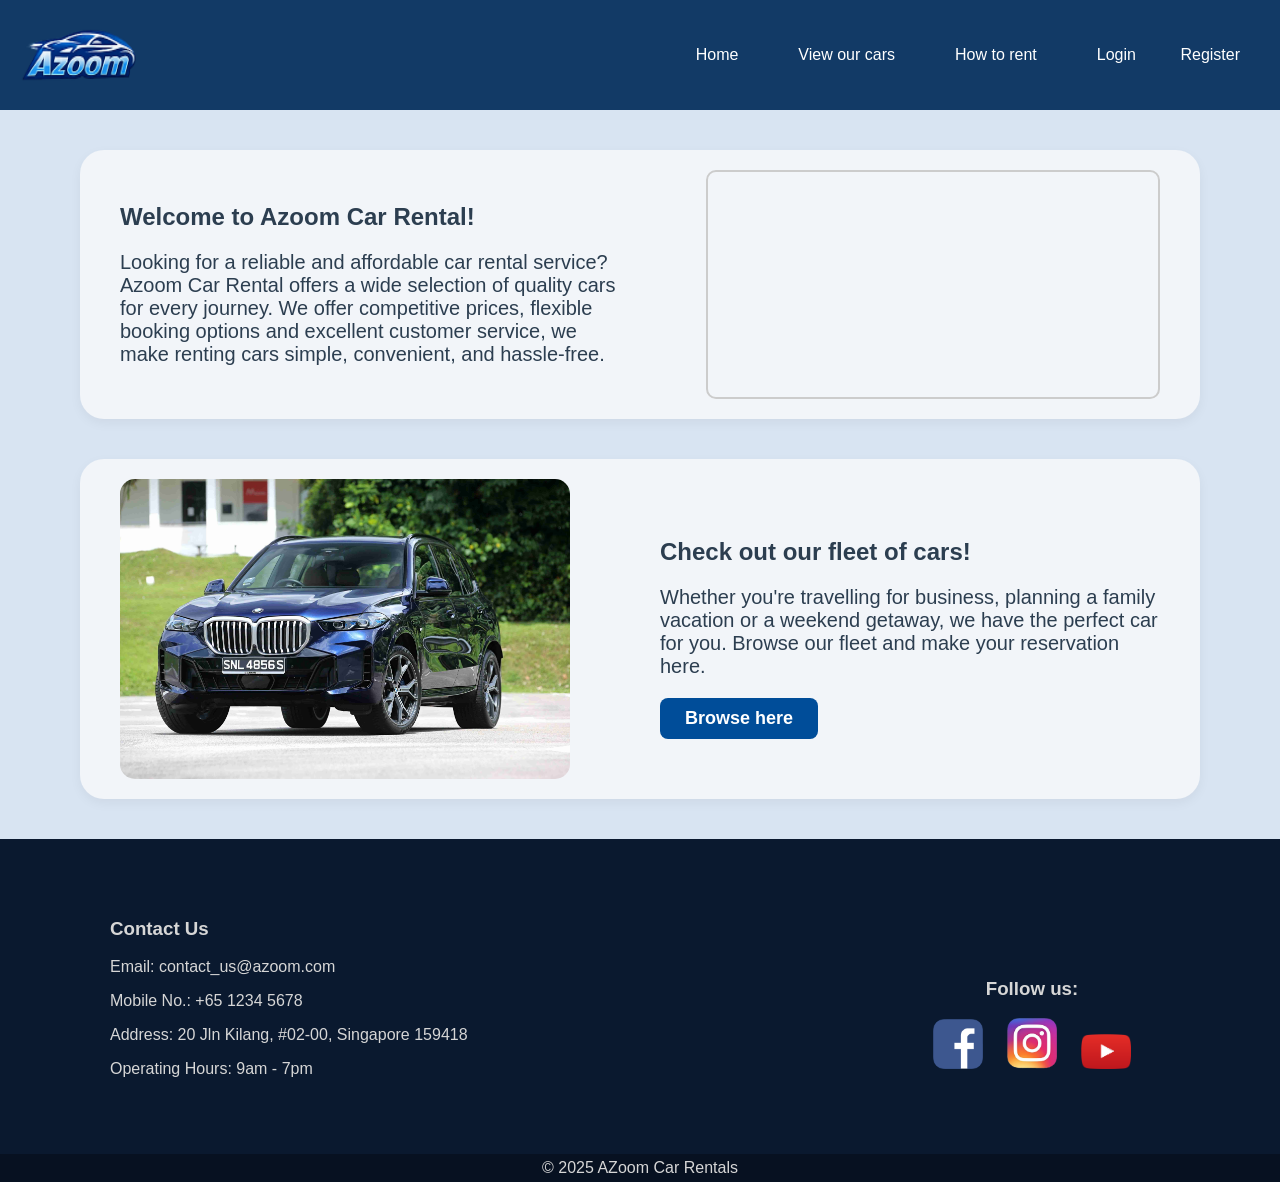
<file: index.html>
<!DOCTYPE html>
<html lang="en">
<head>
  <meta charset="UTF-8">
  <title>AZoom Car Rentals</title>
  <link rel="stylesheet" href="styles.css">
  <script src="homescript.js" defer></script>

</head>
<body>
  <!-- Header -->
  <header>
    <nav>
      <a href="index.html" class = "logo"><img  src="media/Azoom.png" alt="Azoom Car Rentals"></a>
      <a href="index.html" class="button-header">Home</a>
      <a href="cars.html" class="button-header">View our cars</a>
      <a href="howtorent.html" class="button-header">How to rent</a>
      <div id="loginbuttons">

      </div>
    </nav>
  </header>

  <!-- Main Content -->
  <main>
    <section>
      <div class="homebox">
        <div class="intro">
          <div class="homebox-text">
            <h1>Welcome to Azoom Car Rental!</h1>
            <p style="font-size: 20px;">
              Looking for a reliable and affordable car rental service? Azoom Car Rental offers a wide selection 
              of quality cars for every journey. We offer competitive prices, flexible booking options and 
              excellent customer service, we make renting cars simple, convenient, and hassle-free. 
            </p>
          </div>
          <div class="homebox-video">
            <video width="400" autoplay muted loop>
              <source src="media/promo.mp4" type="video/mp4">
              Your browser does not support the video tag.
            </video>
          </div>
        </div>
      </div>
      <div class="homebox">
        <div class="intro">
          <div class="homebox-image slideshow" width="400">
              <img id="img1" src="media/BMW.png" class="active" alt="Car">
              <img id="img2" src="media/Sedan.png" alt="Car">
          </div>
          <div class="homebox-text">
            <h1>Check out our fleet of cars!</h1>
            <p style="font-size: 20px;">
              Whether you're travelling for business, planning a family vacation or a weekend getaway, 
              we have the perfect car for you. Browse our fleet and make your reservation here.
            </p>
            <button onclick="window.location.href='cars.html';">Browse here</button>
          </div>
        </div>
      </div>
    </section>

  </main>


  <!-- Footer -->
  <footer>
    <div class = "footerflex">
      <div class="contactus">
        <h3>Contact Us</h3>
        <p>Email: contact_us@azoom.com</p>
        <p>Mobile No.: +65 1234 5678</p>
        <p>Address: 20 Jln Kilang, #02-00, Singapore 159418</p>
        <p>Operating Hours: 9am - 7pm</p>
      </div>    
      <div class="social">
        <h3>Follow us:</h3>
          <a href="https://www.facebook.com/" target="_blank">
            <img class="footerIcons" src="media/facebook.png" alt="Facebook">
          </a>
          <a href="https://www.instagram.com/" target="_blank">
            <img class="footerIcons" src="media/instagram.png" alt="Instagram">
          </a>           
          <a href="https://www.youtube.com/" target="_blank">
            <img class="footerIcons" src="media/youtube.png" alt="Youtube">
          </a>
      </div>
    </div>
    <div class="copyright">© 2025 AZoom Car Rentals</div>
  </footer>

</body>
</html>
</file>
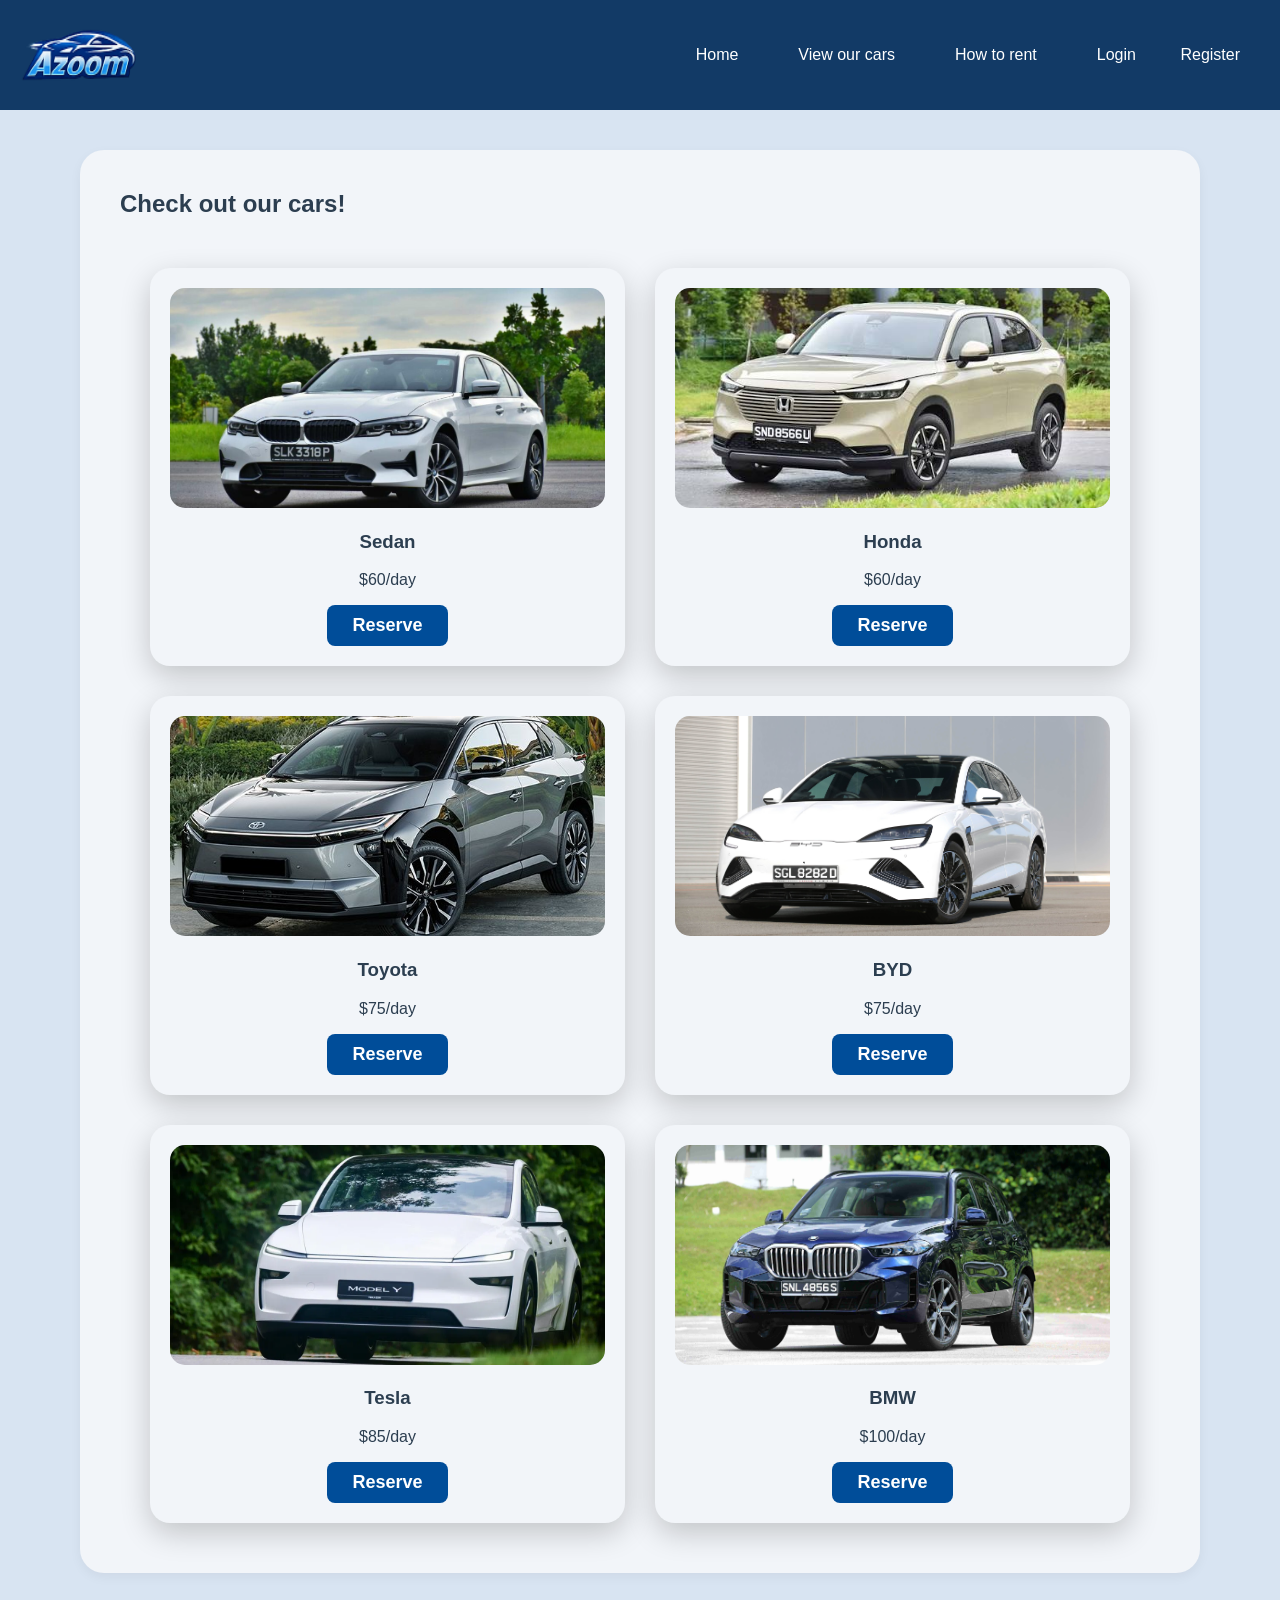
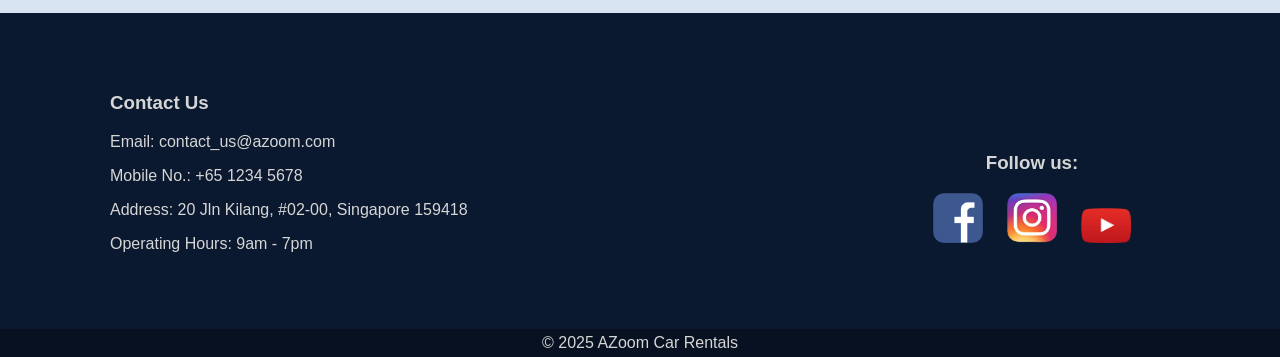
<file: cars.html>
<!DOCTYPE html>
<html lang="en">
<head>
  <meta charset="UTF-8">
  <title>AZoom Car Rentals</title>
  <link rel="stylesheet" href="styles.css">
  <script src="cars.js" defer></script>

</head>
<body>
  <!-- Header -->
  <header>
    <nav>
      <a href="index.html" class = "logo"><img  src="media/Azoom.png" alt="Azoom Car Rentals"></a>
      <a href="index.html" class="button-header">Home</a>
      <a href="cars.html" class="button-header">View our cars</a>
      <a href="howtorent.html" class="button-header">How to rent</a>
      <div id="loginbuttons">

      </div>
    </nav>
  </header>

  <!-- Main Content -->
  <main>
    <section>
      <div class="homebox">
        <h1>Check out our cars!</h1>

        <div id="carContainer" class="car-grid">

        </div>
      </div>
    </section>

  </main>


  <!-- Footer -->
  <footer>
    <div class = "footerflex">
      <div class="contactus">
        <h3>Contact Us</h3>
        <p>Email: contact_us@azoom.com</p>
        <p>Mobile No.: +65 1234 5678</p>
        <p>Address: 20 Jln Kilang, #02-00, Singapore 159418</p>
        <p>Operating Hours: 9am - 7pm</p>
      </div>    
      <div class="social">
        <h3>Follow us:</h3>
          <a href="https://www.facebook.com/" target="_blank">
            <img class="footerIcons" src="media/facebook.png" alt="Facebook">
          </a>
          <a href="https://www.instagram.com/" target="_blank">
            <img class="footerIcons" src="media/instagram.png" alt="Instagram">
          </a>           
          <a href="https://www.youtube.com/" target="_blank">
            <img class="footerIcons" src="media/youtube.png" alt="Youtube">
          </a>
      </div>
    </div>
    <div class="copyright">© 2025 AZoom Car Rentals</div>
  </footer>

</body>
</html>
</file>
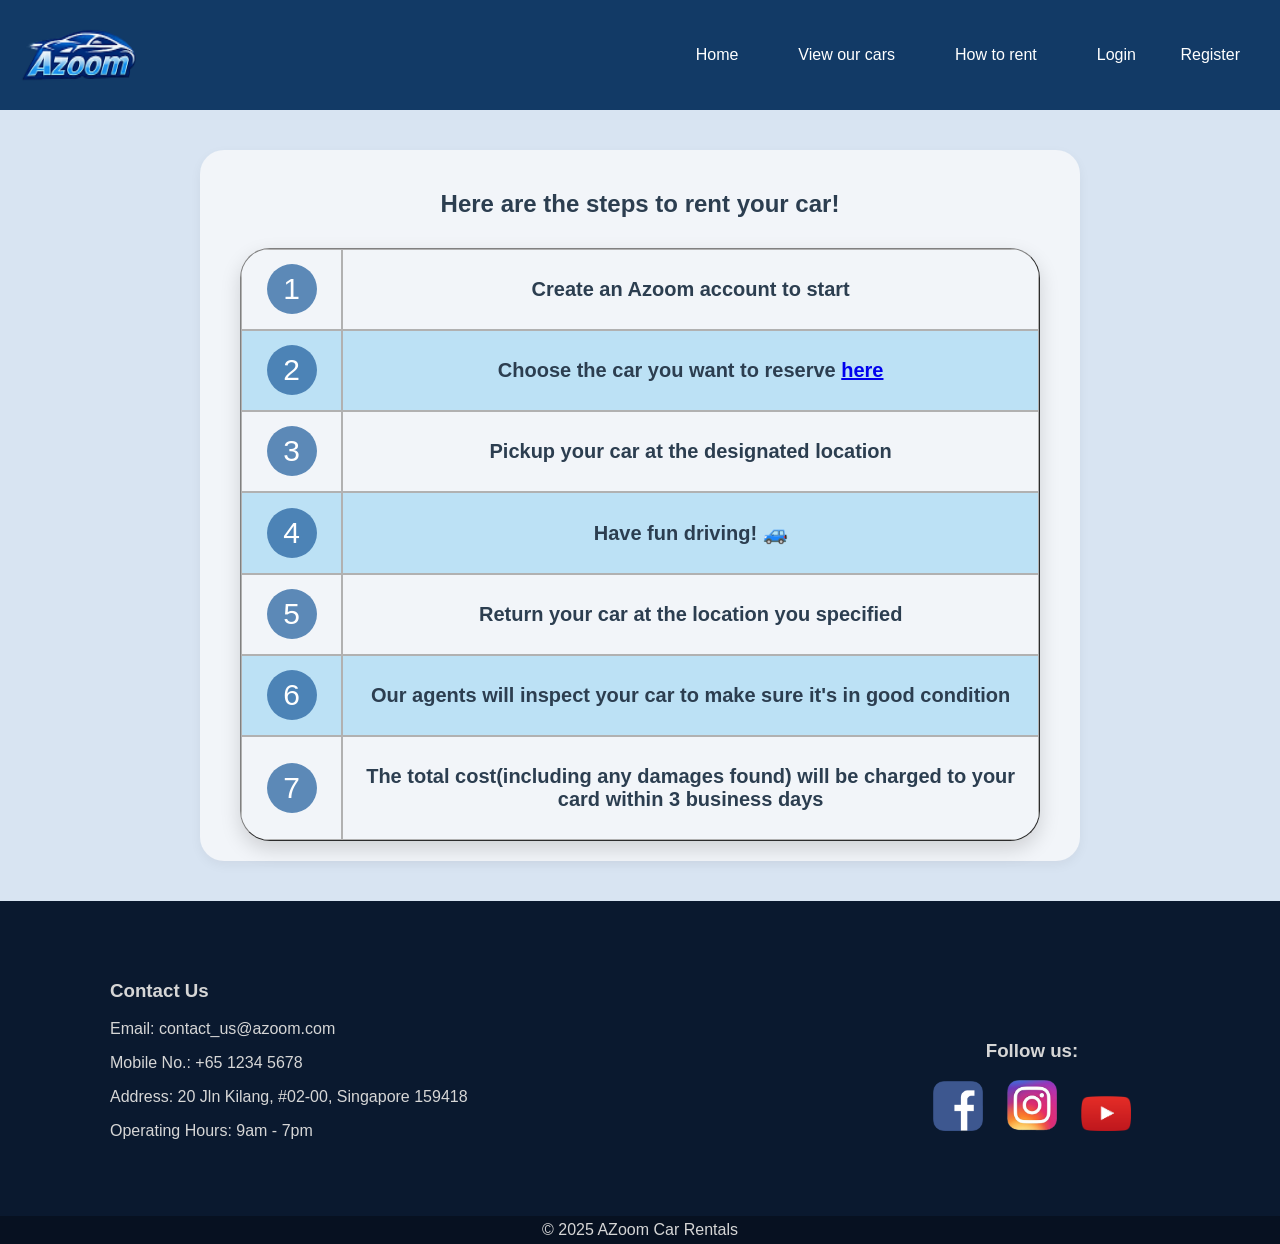
<file: howtorent.html>
<!DOCTYPE html>
<html lang="en">

<head>
    <meta charset="UTF-8">
    <title>AZoom Car Rentals</title>
    <link rel="stylesheet" href="styles.css">
    <script src="howtorent.js" defer></script>

</head>

<body>
    <!-- Header -->
    <header>
        <nav>
            <a href="index.html" class="logo"><img src="media/Azoom.png" alt="Azoom Car Rentals"></a>
            <a href="index.html" class="button-header">Home</a>
            <a href="cars.html" class="button-header">View our cars</a>
            <a href="howtorent.html" class="button-header">How to rent</a>
            <div id="loginbuttons">

            </div>
        </nav>
    </header>

    <!-- Main Content -->
    <main>
        <section>
            <div class="homebox" style="max-width: 800px; text-align : center; margin: 40px auto;">
                <h1>Here are the steps to rent your car!</h1>
                <table border="1" align="center"
                    style="max-width: 800px; width: 100%; table-layout: fixed; margin-top: 30px; margin-bottom: 0px;">
                    <colgroup>
                        <col style="width:8%">
                        <col style="width:55%">
                    </colgroup>
                    <tr>
                        <td>
                            <div class="stepnum">1</div>
                        </td>
                        <td>
                            <p class="steptext">Create an Azoom account to start</p>
                    </tr>
                    <tr>
                        <td>
                            <div class="stepnum">2</div>
                        </td>
                        <td>
                            <p class="steptext">Choose the car you want to reserve <a href="cars.html">here</a></p>
                    </tr>
                    <tr>
                        <td>
                            <div class="stepnum">3</div>
                        </td>
                        <td>
                            <p class="steptext">Pickup your car at the designated location</p>
                    </tr>
                    <tr>
                        <td>
                            <div class="stepnum">4</div>
                        </td>
                        <td>
                            <p class="steptext">Have fun driving! &#128665;</p>
                    </tr>
                    <tr>
                        <td>
                            <div class="stepnum">5</div>
                        </td>
                        <td>
                            <p class="steptext">Return your car at the location you specified</p>
                    </tr>
                    <tr>
                        <td>
                            <div class="stepnum">6</div>
                        </td>
                        <td>
                            <p class="steptext">Our agents will inspect your car to make sure it's in good condition</p>
                    </tr>
                    <tr>
                        <td>
                            <div class="stepnum">7</div>
                        </td>
                        <td>
                            <p class="steptext">The total cost(including any damages found) will be charged to your card
                                within 3 business days</p>
                    </tr>
                </table>
            </div>
        </section>

    </main>


    <!-- Footer -->
    <footer>
        <div class="footerflex">
            <div class="contactus">
                <h3>Contact Us</h3>
                <p>Email: contact_us@azoom.com</p>
                <p>Mobile No.: +65 1234 5678</p>
                <p>Address: 20 Jln Kilang, #02-00, Singapore 159418</p>
                <p>Operating Hours: 9am - 7pm</p>
            </div>
            <div class="social">
                <h3>Follow us:</h3>
                <a href="https://www.facebook.com/" target="_blank">
                    <img class="footerIcons" src="media/facebook.png" alt="Facebook">
                </a>
                <a href="https://www.instagram.com/" target="_blank">
                    <img class="footerIcons" src="media/instagram.png" alt="Instagram">
                </a>
                <a href="https://www.youtube.com/" target="_blank">
                    <img class="footerIcons" src="media/youtube.png" alt="Youtube">
                </a>
            </div>
        </div>
        <div class="copyright">© 2025 AZoom Car Rentals</div>
    </footer>

</body>

</html>
</file>
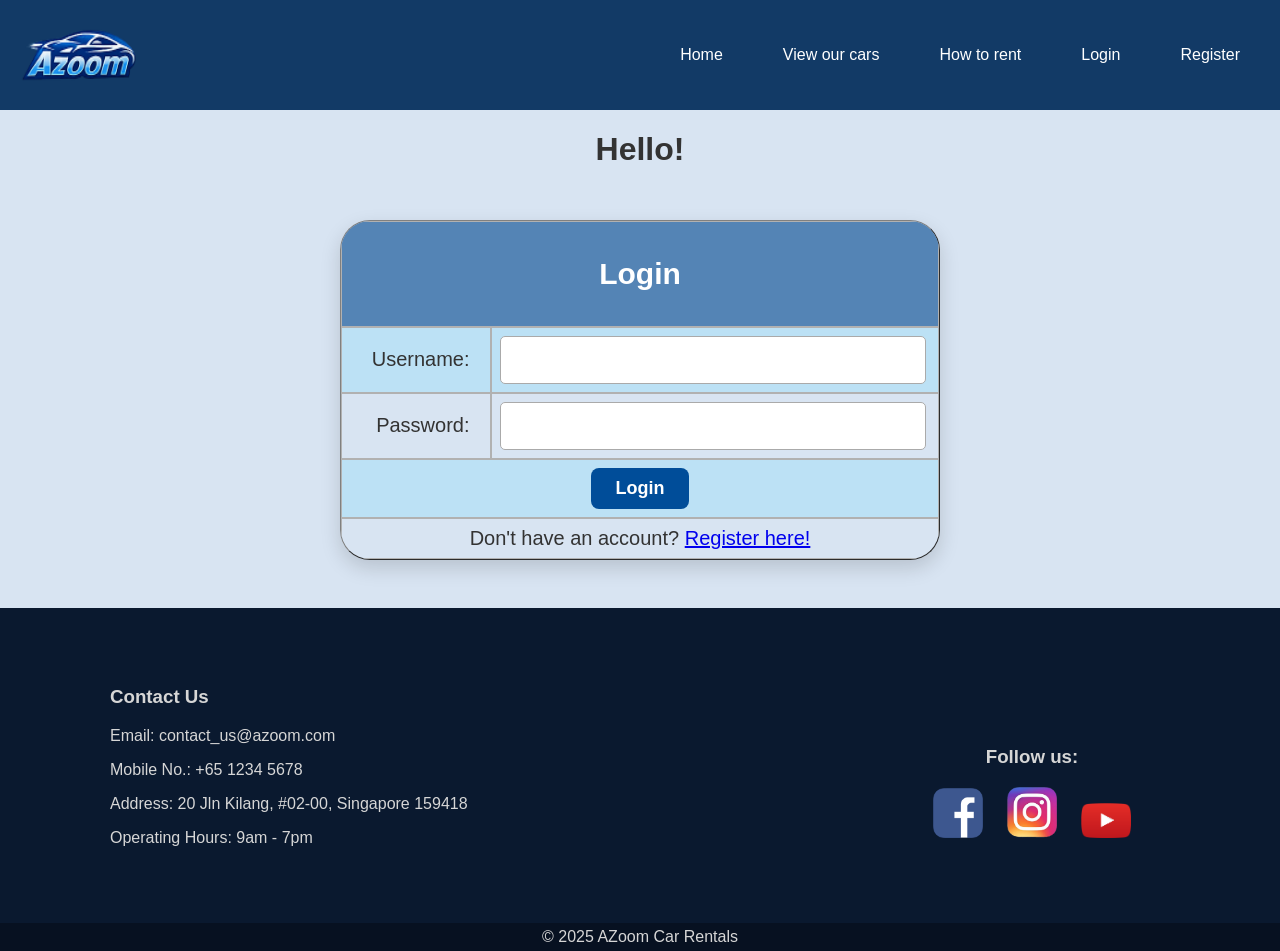
<file: login.html>
<!DOCTYPE html>
<html lang="en">
<head>
    <meta charset="UTF-8">
    <title>Login</title>
    <link rel="stylesheet" href="styles.css">
    <script src="login.js"></script>

</head>
<body>
    <header>
        <nav>
        <a href="index.html" class = "logo"><img  src="media/Azoom.png" alt="Azoom Car Rentals"></a>
        <a href="index.html" class="button-header">Home</a>
        <a href="cars.html" class="button-header">View our cars</a>
        <a href="howtorent.html" class="button-header">How to rent</a>
        <a href="login.html" class="button-header">Login</a>
        <a href="register.html" class="button-header">Register</a>
        </nav>
    </header>
    <main>
        <h1 style="text-align:center;">Hello!</h1>
        <form id="loginForm">
            <table border="1" align="center" style="max-width:600px;width:100%;table-layout:fixed;">
                <colgroup>
                    <col style="width:25%" >
                    <col style="width:75%">
                </colgroup>
                <tr>
                    <th colspan="2">
                        <h2>Login</h2>
                    </th>
                </tr>
                <tr>
                    <td style="width:30%;text-align:right;padding-right:20px;">Username:</td>
                    <td><input type="text" id="name">
                        <br><span id="nameError" style="color:red;"></span></td>
                </tr>
                <tr>
                    <td style="text-align:right;padding-right:20px;">Password:</td>
                    <td><input type="password" id="password">
                        <br><span id="passwordError" style="color:red;"></span>
                    </td>
                </tr>
                <tr>
                    <td colspan="2" align="center"><button type="submit">Login</button></td>
                </tr>
                <tr>
                    <td colspan="2" align="center">Don't have an account? <a href="register.html">Register here!</a></td>
                </tr>
            </table>
        </form>
        <br>
    </main>

  <!-- Footer -->
    <footer>
        <div class = "footerflex">
        <div id = "contactus" class="contactus">
            <h3>Contact Us</h3>
            <p>Email: contact_us@azoom.com</p>
            <p>Mobile No.: +65 1234 5678</p>
            <p>Address: 20 Jln Kilang, #02-00, Singapore 159418</p>
            <p>Operating Hours: 9am - 7pm</p>
        </div>    
        <div class="social">
            <h3>Follow us:</h3>
            <a href="https://www.facebook.com/" target="_blank">
                <img class="footerIcons" src="media/facebook.png" alt="Facebook">
            </a>
            <a href="https://www.instagram.com/" target="_blank">
                <img class="footerIcons" src="media/instagram.png" alt="Instagram">
            </a>           
            <a href="https://www.youtube.com/" target="_blank">
                <img class="footerIcons" src="media/youtube.png" alt="Youtube">
            </a>
        </div>
        </div>
        <div class="copyright">© 2025 AZoom Car Rentals</div>
    </footer>

</body>
</html>
</file>
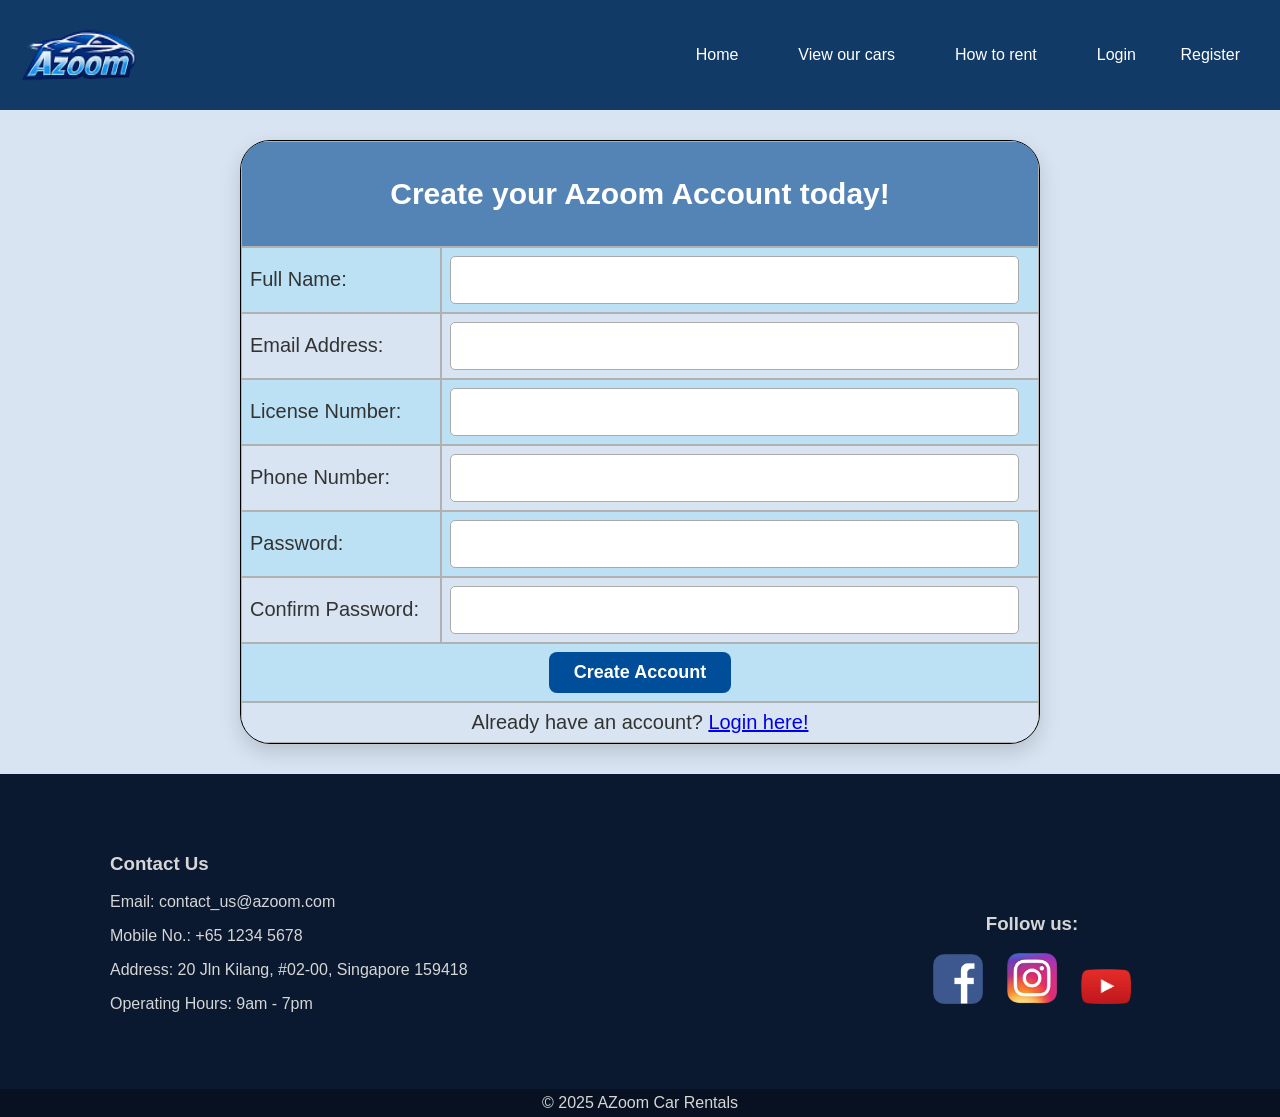
<file: register.html>
<!DOCTYPE html>
<html lang="en">

<head>
    <meta charset="UTF-8">
    <title>Register</title>
    <link rel="stylesheet" href="styles.css">
    <script src="register.js" defer></script>

</head>

<body>
    <header>
        <nav>
            <a href="index.html" class="logo"><img src="media/Azoom.png" alt="Azoom Car Rentals"></a>
            <a href="index.html" class="button-header">Home</a>
            <a href="cars.html" class="button-header">View our cars</a>
            <a href="howtorent.html" class="button-header">How to rent</a>
            <div id="loginbuttons">

            </div>
        </nav>
    </header>

    <main>
        <form id="registeraccount">
            <table border="1" align="center"
                style="max-width: 800px; width: 100%; table-layout: fixed; border: 1px solid black;">
                <colgroup>
                    <col style="width:25%">
                    <col style="width:75%">
                </colgroup>
                <th colspan="2">
                    <h2>Create your Azoom Account today!</h2>
                </th>
                <tr>
                    <td><label for="name">Full Name:</label></td>
                    <td><input type="text" id="name" name="name">
                        <br><span id="nameError" style="color:red; font-size:0.9em;"></span>
                    </td>
                </tr>
                <tr>
                    <td><label for="email">Email Address:</label></td>
                    <td><input type="text" id="email" name="email">
                        <br><span id="emailError" style="color:red; font-size:0.9em;"></span>
                    </td>
                </tr>
                <tr>
                    <td><label for="license">License Number:</label></td>
                    <td><input type="text" id="license" name="license">
                        <br><span id="licenseError" style="color:red; font-size:0.9em;"></span>
                    </td>
                </tr>
                <tr>
                    <td><label for="phone">Phone Number:</label></td>
                    <td><input type="text" id="phone" name="phone">
                        <br><span id="phoneError" style="color:red; font-size:0.9em;"></span>
                    </td>
                </tr>
                <tr>
                    <td><label for="phone">Password:</label></td>
                    <td>
                        <input type="password" id="password">
                        <br><span id="passwordError" style="color:red;"></span>
                    </td>
                </tr>
                <tr>
                    <td><label for="phone">Confirm Password:</label></td>
                    <td>
                        <input type="password" id="confirmPassword">
                        <br><span id="confirmError" style="color:red;"></span>
                    </td>
                </tr>
                <tr>
                    <td colspan="2" align="center">
                        <button type="submit">Create Account</button>
                    </td>
                </tr>
                <tr>
                    <td colspan="2" align="center">Already have an account? <a href="login.html">Login here!</a></td>
                </tr>
            </table>
        </form>
    </main>

    <!-- Footer -->
    <footer>
        <div class="footerflex">
            <div class="contactus">
                <h3>Contact Us</h3>
                <p>Email: contact_us@azoom.com</p>
                <p>Mobile No.: +65 1234 5678</p>
                <p>Address: 20 Jln Kilang, #02-00, Singapore 159418</p>
                <p>Operating Hours: 9am - 7pm</p>
            </div>
            <div class="social">
                <h3>Follow us:</h3>
                <a href="https://www.facebook.com/" target="_blank">
                    <img class="footerIcons" src="media/facebook.png" alt="Facebook">
                </a>
                <a href="https://www.instagram.com/" target="_blank">
                    <img class="footerIcons" src="media/instagram.png" alt="Instagram">
                </a>
                <a href="https://www.youtube.com/" target="_blank">
                    <img class="footerIcons" src="media/youtube.png" alt="Youtube">
                </a>
            </div>
        </div>
        <div class="copyright">© 2025 AZoom Car Rentals</div>
    </footer>

</body>

</html>
</file>
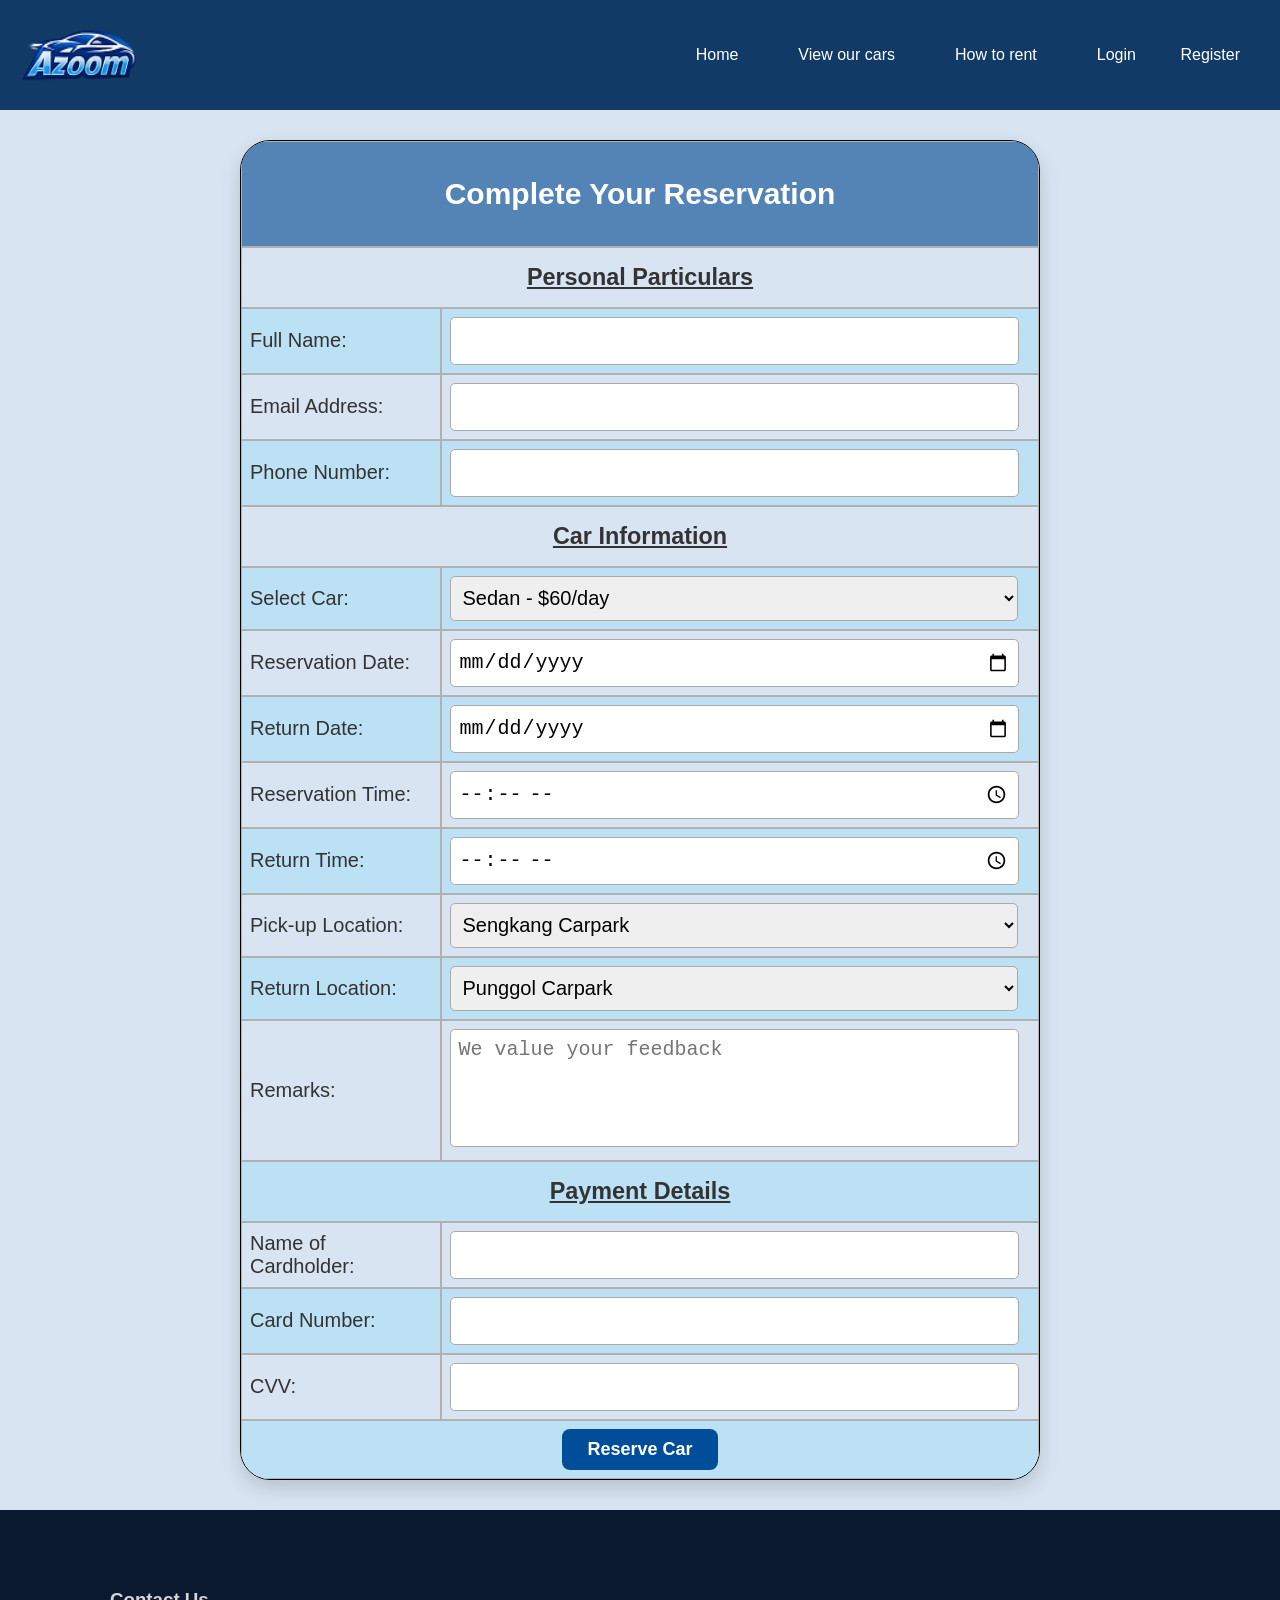
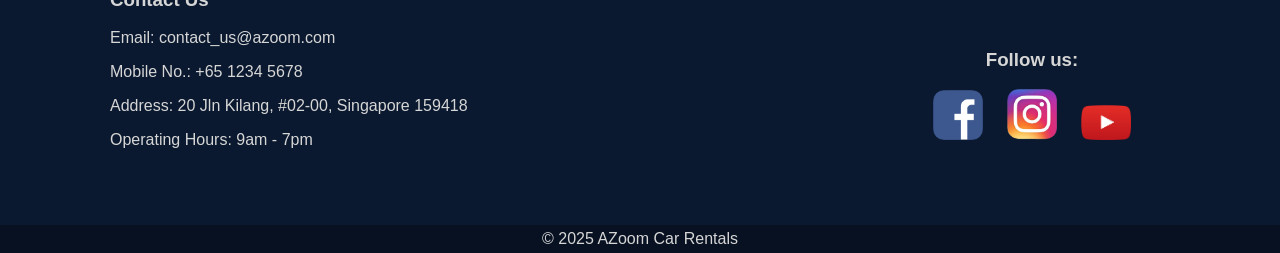
<file: reserve.html>
<!DOCTYPE html>
<html lang="en">
<head>
  <meta charset="UTF-8">
  <title>AZoom Car Rentals</title>
  <link rel="stylesheet" href="styles.css">
  <script src="reservescript.js" defer></script>

</head>
<body>
  <!-- Header -->
  <header>
    <nav>
      <a href="index.html" class = "logo"><img  src="media/Azoom.png" alt="Azoom Car Rentals"></a>
      <a href="index.html" class="button-header">Home</a>
      <a href="cars.html" class="button-header">View our cars</a>
      <a href="howtorent.html" class="button-header">How to rent</a>
      <div id="loginbuttons">

      </div>
    </nav>
  </header>

  <!-- Main Content -->
  <main>
    <section>
      <!-- Form here -->
        <form id = "CarReserve" action="/submit" method="post">
          <table border="1" align="center" style="max-width: 800px; width: 100%; table-layout: fixed; border: 1px solid black;">
            <colgroup>
              <col style="width:25%" >
              <col style="width:75%">
            </colgroup>
            <th colspan = 2 >
              <h2>Complete Your Reservation</h2>
            </th>
            <tbody>
              <tr>
                <td colspan="2" align="center" style="padding:0;">
                  <h3 style="margin:0; padding:16px 0; text-decoration: underline;">Personal Particulars</h3>
                </td>
              </tr>
              <tr>
                <td><label for="name">Full Name:</label></td>
                <td><input type="text" id="name" name="name">
                <br><span id="nameError" style="color:red; font-size:0.9em;"></span></td>
              </tr>
              <tr>
                <td><label for="email">Email Address:</label></td>
                <td><input type="text" id="email" name="email">
                <br><span id="emailError" style="color:red; font-size:0.9em;"></span></td>
              </tr>
              <tr>
                <td><label for="phone">Phone Number:</label></td>
                <td><input type="text" id="phone" name="phone">
                <br><span id="phoneError" style="color:red; font-size:0.9em;"></span></td>
              </tr>
              <tr>
                <td colspan="2" align="center" style="padding:0;">
                  <h3 style="margin:0; padding:16px 0; text-decoration: underline;">Car Information</h3>
                </td>
              </tr>              
              <tr>
                <td><label for="car">Select Car:</label></td>
                <td><select id="car" name="car">
                    <option value="Sedan" selected>Sedan - $60/day</option>
                    <option value="Honda">Honda - $60/day</option>
                    <option value="BYD">BYD - $75/day</option>
                    <option value="Toyota">Toyota - $75/day</option>
                    <option value="Tesla">Tesla - $85/day</option>
                    <option value="BMW">BMW - $100/day</option>
                    </select>
                </td>
              </tr>
              <tr>
                <td><label for="datereserve">Reservation Date:</label></td>
                <td><input type="date" id="datereserve" name="datereserve"></td>
              </tr>
              <tr>
                <td><label for="datereturn">Return Date:</label></td>
                <td><input type="date" id="datereturn" name="datereturn"></td>
              </tr>
              <tr>
                <td><label for="timereserve">Reservation Time:</label></td>
                <td><input type="time" id="timereserve" name="timereserve"></td>
              </tr>
              <tr>
                <td><label for="timereturn">Return Time:</label></td>
                <td><input type="time" id="timereturn" name="timereturn"></td>
              </tr>
              <tr>
                <td><label for="locationreserve">Pick-up Location:</label></td>
                <td><select id="locationreserve" name="locationreserve">
                    <option value="sengkang" selected>Sengkang Carpark</option>
                    <option value="punggol">Punggol Carpark</option>
                    </select>
                </td>
              </tr>
              <tr>
                <td><label for="locationreturn">Return Location:</label></td>
                <td><select id="locationreturn" name="locationreturn">
                    <option value="sengkang">Sengkang Carpark</option>
                    <option value="punggol" selected>Punggol Carpark</option>
                    </select>
                </td>
              </tr>
              <tr>
                <td><label for="remarks">Remarks:</label></td>
                <td><textarea id="remarks" name="remarks" placeholder="We value your feedback"></textarea></td>
              </tr>
              <tr>
                <td colspan="2" align="center" style="padding:0;">
                  <h3 style="margin:0; padding:16px 0; text-decoration: underline;">Payment Details</h3>
                </td>
              </tr>
              <tr>
                <td><label for="cardname">Name of Cardholder:</label></td>
                <td><input type="text" id="cardname" name="cardname">
                <br><span id="cardnameError" style="color:red; font-size:0.9em;"></span></td>
              </tr>
              <tr>
                <td><label for="cardnum">Card Number:</label></td>
                <td><input type="text" id="cardnum" name="cardnum">
                <br><span id="cardnumError" style="color:red; font-size:0.9em;"></span></td>
              </tr>
              <tr>
                <td><label for="cvv">CVV:</label></td>
                <td><input type="text" id="cvv" name="cvv">
                <br><span id="cvvError" style="color:red; font-size:0.9em;"></span></td>
              </tr>
              <tr align="center" >
                <td colspan="2" align="center"><button type="submit">Reserve Car</button></td>
              </tr>
            </tbody>
          </table>
        </form>
    </section>
  </main>


  <!-- Footer -->
  <footer>
    <div class = "footerflex">
      <div class="contactus">
        <h3>Contact Us</h3>
        <p>Email: contact_us@azoom.com</p>
        <p>Mobile No.: +65 1234 5678</p>
        <p>Address: 20 Jln Kilang, #02-00, Singapore 159418</p>
        <p>Operating Hours: 9am - 7pm</p>
      </div>    
      <div class="social">
        <h3>Follow us:</h3>
          <a href="https://www.facebook.com/" target="_blank">
            <img class="footerIcons" src="facebook.png" alt="Facebook">
          </a>
          <a href="https://www.instagram.com/" target="_blank">
            <img class="footerIcons" src="instagram.png" alt="Instagram">
          </a>           
          <a href="https://www.youtube.com/" target="_blank">
            <img class="footerIcons" src="youtube.png" alt="Youtube">
          </a>
      </div>
    </div>
    <div class="copyright">© 2025 AZoom Car Rentals</div>
  </footer>

</body>
</html>
</file>
<file: styles.css>
/* Global Styles */
    body {
      font-family: Arial;
      background-color: #D8E4F2;
      margin: 0;
      padding: 0;
      color: #333;
    }

    /* Header */
    header {
      background-color: #123A66;
      color: white;
      padding: 20px;
      text-align: center;
    }

    header h1 {
      margin: 0;
    }

    /* Navigation (Flexbox) */
    nav {
      display: flex;
      gap: 20px;
      position: relative;
      justify-content: center;
      align-items: center;
    }

    nav a {
      color: white;
      text-decoration: none;
      justify-content: flex-end;
      padding: 10px 20px;
      border-radius: 5px;
      transition: background 0.3s;
    }

    .button-header:hover {
      background-color: #0066cc;
    }

    nav img {
      position: static;
      width: 120px;
      height: auto;
    }

    .logo {
      padding: 0;
     margin-right: auto;
    }

    .logo img {
      height: 70px;
      display: block;
    }
    /* Section Styling */
    .section-box {
      background: white;
      margin: 20px auto;
      padding: 20px;
      max-width: 800px;
      border-radius: 8px;
      box-shadow: 0px 2px 6px rgba(0,0,0,0.1);
    }
    .homebox {
      max-width: auto;
      margin: 40px 80px;
      padding: 20px 40px;
      background-color: #F2F5F9;
      color: #2C3E50;
      border-radius: 24px;
      box-shadow: 0 4px 12px rgba(0, 0, 0, 0.05);
    }

    .intro {
      display: flex;
      justify-content: space-between;
      align-items: center;
      gap: 40px;
    }

    .homebox-text {
      flex: 1;
    }

    .homebox-video {
      flex: 1;
      display: flex;
      justify-content: flex-end;
    }

    .homebox-video video {
      width: 100%;
      max-width: 450px;
      border-radius: 10px;
    }
    .homebox-image {
      flex: 1;
      display: flex;
      justify-content: flex-start;
    }


    .car-grid {
      display: grid;
      grid-template-columns: repeat(auto-fit, minmax(320px, 1fr));
      gap: 30px;
      padding: 30px;
    }

    .car-card {
      background: #F2F5F9;
      border-radius: 20px;
      padding: 20px;
      box-shadow: 0 10px 30px rgba(0,0,0,.2);
      text-align: center;
    }

    .car-card img {
      width: 100%;
      height: 220px;
      object-fit: cover;
      border-radius: 15px;
    }
    .homebox-image img {
      width: 100%;
      max-width: 450px;
      border-radius: 15px;
      transition: opacity 0.5s ease;
    }
    .stepnum {
      width: 50px;
      height: 50px;
      background: #1e5d9cb4;
      color: #fff;
      font-size: 30px;
      border-radius: 50%;
      display: flex;
      align-items: center;
      justify-content: center;
      margin: 0 auto;
    }
    .steptext {
      font-size: 20px;
      font-weight: bold;
    }

    /* Image Styling */
    .responsive-img {
      width: 100%;
      height: auto;
      border-radius: 8px;
      margin-top: 10px;
      margin-bottom: 10px;
    }
    .slideshow {
        position: relative;
        width: 500px;
        height: 300px;
    }

    .slideshow img {
        position: absolute;
        width: 100%;
        height: 100%;
        object-fit: cover;
        border-radius: 15px;
        transition: opacity 1.2s ease;
        opacity: 0;
    }

    .slideshow img.active {
        opacity: 1;
    }
    /* Video Styling */
    .video-container {
      display: flex;
      justify-content: center;
      margin: 15px 0;
    }

    video {
      max-width: 100%;
      border: 2px solid #ccc;
      border-radius: 8px;
    }

    /* Table Styling */
    table {
      width: 100%;
      margin-top: 10px;
      border-collapse: separate;
      border-spacing: 0;
      border-radius: 30px;
      overflow: hidden;
      margin:30px auto;
      
      box-shadow: 0 8px 20px rgba(0,0,0,0.15);
    }

    th {
      background: #1e5d9cb4;
      color: white;
      border: 1px solid #b1b1b1;
      padding: 10px;
    }

    td {
      border: 1px solid #b1b1b1;
      padding: 8px;
    }

    tr:nth-child(even) {
      background: #BCE1F5;
    }


    /* Form Styling */
    form {
      display: flex;
      flex-direction: column;
      gap: 12px;
      font-size: 1.25em;
    }

    input, textarea {
      padding: 8px;
      border: 1px solid #aaa;
      border-radius: 5px;
      width: 95%;       
      height: 30px;      
      font-size: 20px;
      transition:0.3s;

    }
    textarea {  
      height: 100px;      
      resize: none;
    
    }
    select {
      padding: 8px;
      border: 1px solid #aaa;
      border-radius: 5px;
      width: 98%;       
      height: 45px;      
      font-size: 20px;
      transition:0.3s;

    }

    button {
      background: #004d99;
      color: white;
      border: none;
      cursor: pointer;
      transition: background 0.3s;
      padding:10px 25px;
      font-size:18px;
      font-weight:bold;
      border-radius:8px;
    }

    button:hover {
      background: #0066cc;
    }

    /* Footer */
    footer {
      background: #0A192F;
      color: #d6d6d6;
      text-align: center;
      padding: 0;
      margin-top: 0;
    }
    footer a {
      color: #66ccff;
      text-decoration: none;
    }
    footer a:hover {
      text-decoration: underline;
    }
    .contactus {
      width:50%;
      text-align: left;
      margin: 0;   
      padding: 20px 30px;
    }        
    .footerflex {
      display: flex;
      justify-content: space-between;
      align-items: flex-start;
      padding: 40px 80px;
    }       
    .social{
      width:30%;
      text-align:center;
      padding-top: 80px;
    }

    .social img{
      width:50px;
      margin:0 10px;
    }   
    .copyright {
      background: #071121;
      text-align: center;
      padding: 5px;
      margin: 0;   
    }
</file>
